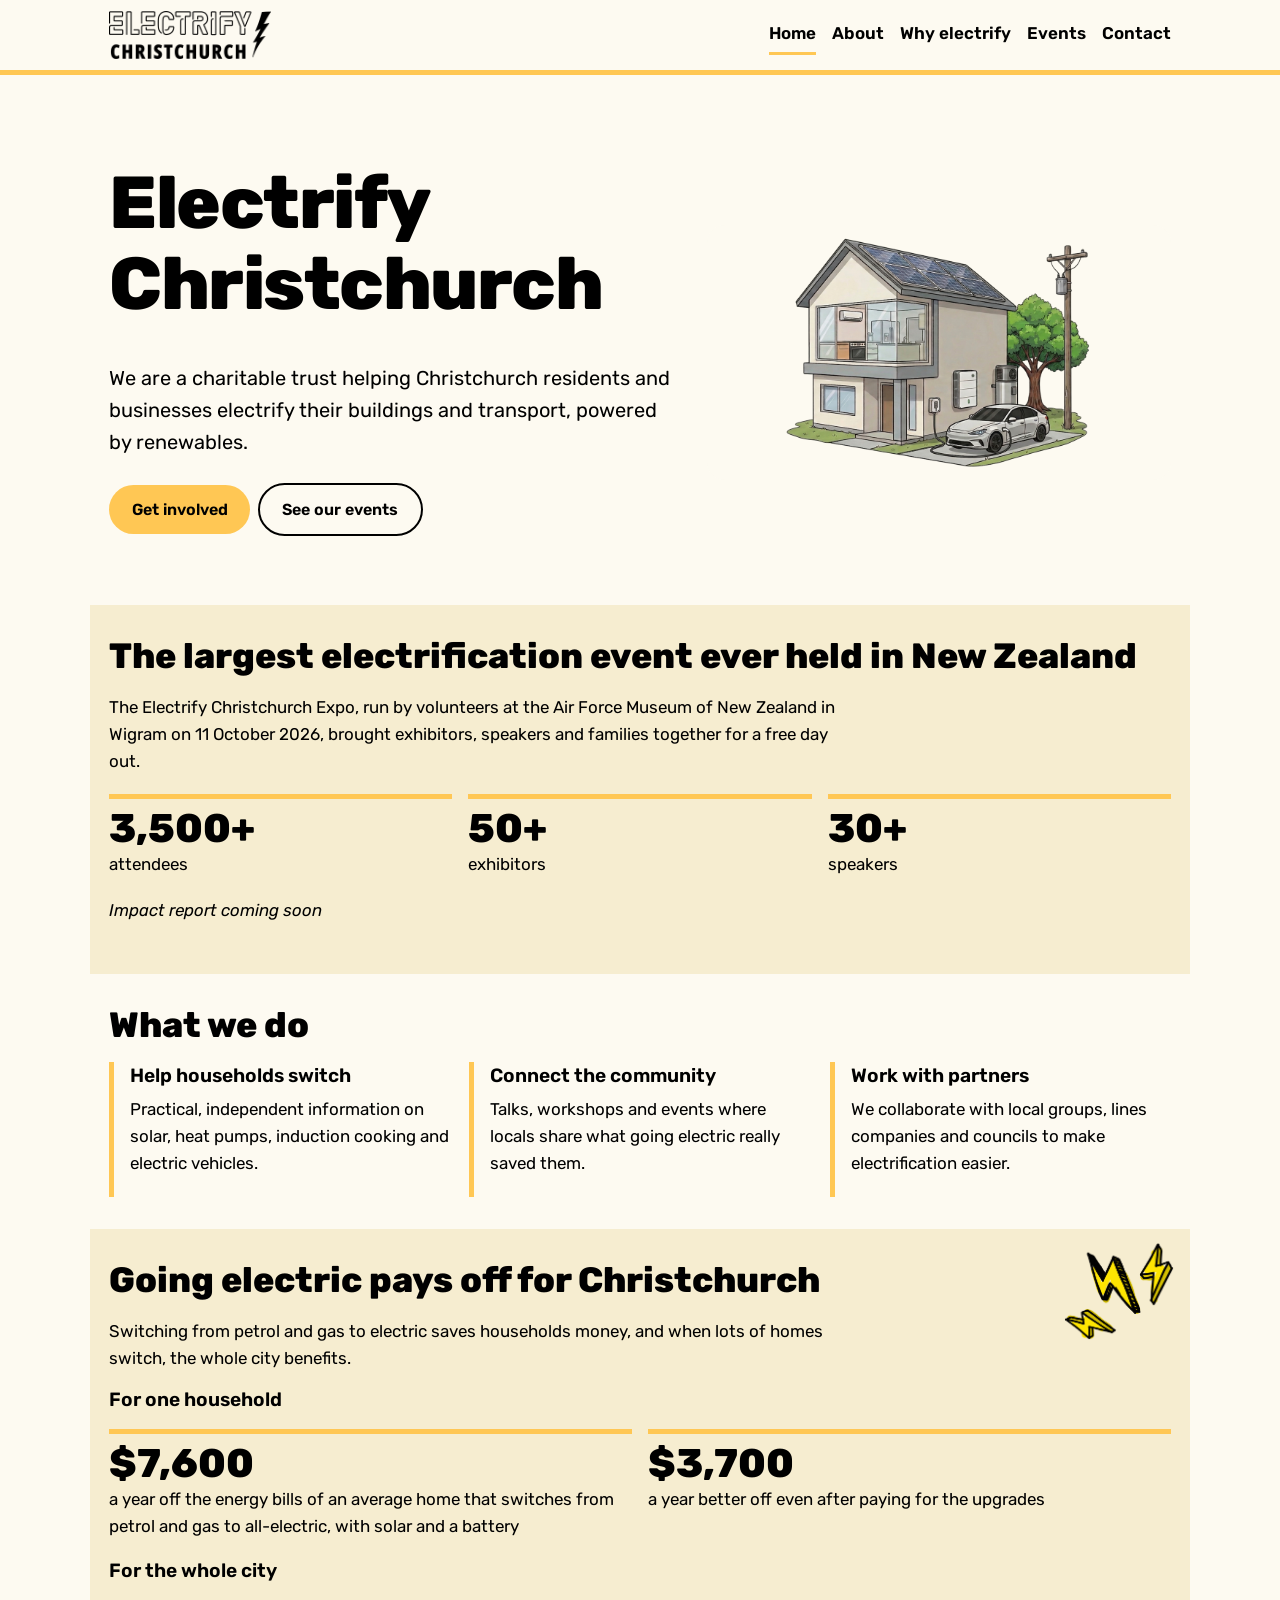
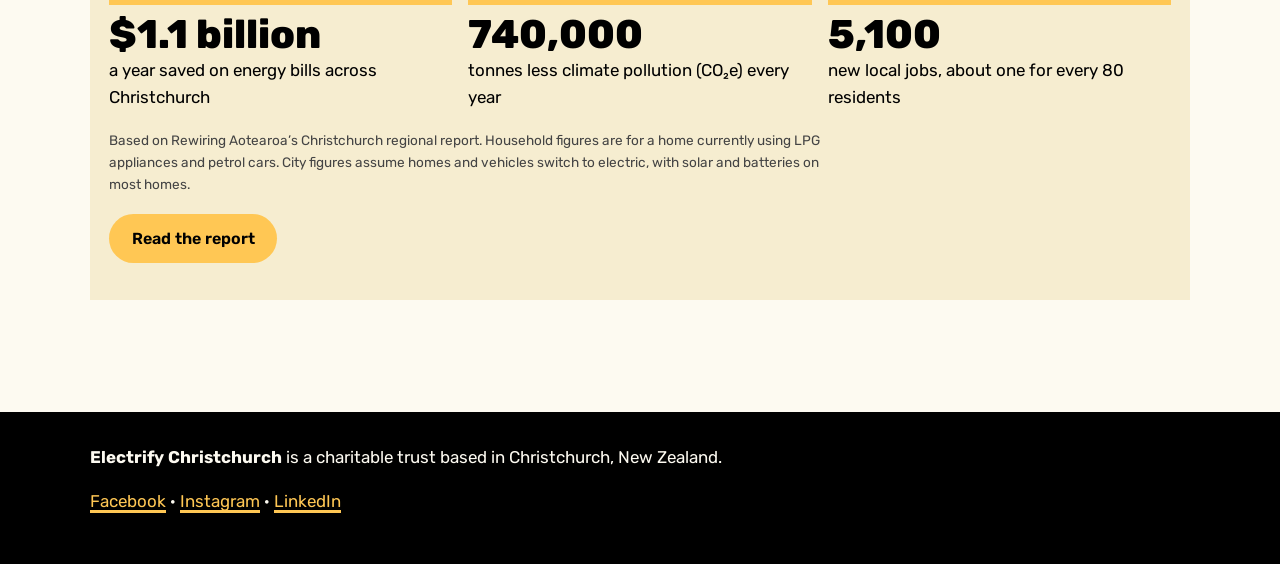
<file: index.html>
<!DOCTYPE html>
<html lang="en-NZ">
<head>
<meta charset="utf-8">
<meta name="viewport" content="width=device-width, initial-scale=1, viewport-fit=cover">
<meta name="color-scheme" content="light dark">
<title>Electrify Christchurch | Cleaner, cheaper, smarter energy for Christchurch</title>
<meta name="description" content="Electrify Christchurch is a charitable trust helping Christchurch residents and businesses electrify their buildings and transport, powered by renewables.">
<meta property="og:title" content="Electrify Christchurch | Cleaner, cheaper, smarter energy for Christchurch">
<meta property="og:description" content="Electrify Christchurch is a charitable trust helping Christchurch residents and businesses electrify their buildings and transport, powered by renewables.">
<meta property="og:image" content="https://electrifychristchurch.nz/assets/images/electric-home.png">
<meta property="og:image:width" content="1200">
<meta property="og:image:height" content="630">
<meta property="og:type" content="website">
<meta property="og:url" content="https://electrifychristchurch.nz/">
<meta property="og:locale" content="en_NZ">
<meta name="twitter:card" content="summary">
<link rel="icon" type="image/png" href="assets/images/favicon.png">
<link rel="preconnect" href="https://fonts.googleapis.com">
<link rel="preconnect" href="https://fonts.gstatic.com" crossorigin>
<link rel="stylesheet" href="https://fonts.googleapis.com/css2?family=Rubik:wght@400;500;700;800&display=swap">
<link rel="stylesheet" href="assets/css/styles.css">
</head>
<body>
<a class="skip" href="#main">Skip to content</a>
<header><div class="bar">
<a class="logo" href="index.html" aria-label="Electrify Christchurch home"><img src="assets/images/logo.png" alt="Electrify Christchurch" width="700" height="208"></a>
<nav aria-label="Main">
<a href="index.html" aria-current="page">Home</a><a href="about.html">About</a><a href="why-electrify.html">Why electrify</a><a href="events.html">Events</a><a href="contact.html">Contact</a>
</nav></div></header>
<main id="main">
<div class="page">

<div class="hero"><div>
<h1><span style="font-size: clamp(2.4rem, 7vw, 4.6rem); letter-spacing: -0.02em;">Electrify Christchurch</span></h1>
<p>We are a charitable trust helping Christchurch residents and businesses electrify their buildings and transport, powered by renewables.</p>
<a class="btn" href="contact.html">Get involved</a><a class="btn alt" href="events.html">See our events</a>
</div><img src="assets/images/electric-home.png" width="900" height="669" class="pic" alt="Illustration of an all-electric home with rooftop solar, battery, heat pump and an EV charging"></div>
<div class="band">
<h2>The largest electrification event ever held in New Zealand</h2>
<p class="">The Electrify Christchurch Expo, run by volunteers at the Air Force Museum of New Zealand in Wigram on 11 October 2026, brought exhibitors, speakers and families together for a free day out.</p>
<div class="stats"><div><b>3,500+</b><span>attendees</span></div><div><b>50+</b><span>exhibitors</span></div><div><b>30+</b><span>speakers</span></div></div><p><i style="">Impact report coming soon</i></p>
</div>
<h2>What we do</h2>
<div class="grid">
<div class="box"><h3>Help households switch</h3><p>Practical, independent information on solar, heat pumps, induction cooking and electric vehicles.</p></div>
<div class="box"><h3>Connect the community</h3><p>Talks, workshops and events where locals share what going electric really saved them.</p></div>
<div class="box"><h3>Work with partners</h3><p>We collaborate with local groups, lines companies and councils to make electrification easier.</p></div>
</div>
<div class="band fresh"><img src="assets/images/bolts.png" width="900" height="809" loading="lazy" class="deco" alt="">
<h2>Going electric pays off for Christchurch</h2>
<p>Switching from petrol and gas to electric saves households money, and when lots of homes switch, the whole city benefits.</p>
<h3>For one household</h3>
<div class="stats"><div><b>$7,600</b><span>a year off the energy bills of an average home that switches from petrol and gas to all-electric, with solar and a battery</span></div><div><b>$3,700</b><span>a year better off even after paying for the upgrades</span></div></div>
<h3>For the whole city</h3>
<div class="stats"><div><b>$1.1 billion</b><span>a year saved on energy bills across Christchurch</span></div><div><b>740,000</b><span>tonnes less climate pollution (CO₂e) every year</span></div><div><b>5,100</b><span>new local jobs, about one for every 80 residents</span></div></div>
<p class="tiny">Based on Rewiring Aotearoa’s Christchurch regional report. Household figures are for a home currently using LPG appliances and petrol cars. City figures assume homes and vehicles switch to electric, with solar and batteries on most homes.</p>
<a class="btn" href="files/electrifying-christchurch-city.pdf">Read the report</a>
</div>

</div>
</main>
<footer><div class="in">

<p><strong>Electrify Christchurch</strong> is a charitable trust based in Christchurch, New Zealand.</p>
<p><a href="https://www.facebook.com/electrifychristchurch/">Facebook</a> · <a href="https://www.instagram.com/electrifychristchurch/">Instagram</a> · <a href="https://www.linkedin.com/company/electrifychristchurch">LinkedIn</a></p>

</div></footer>
</body>
</html>
</file>
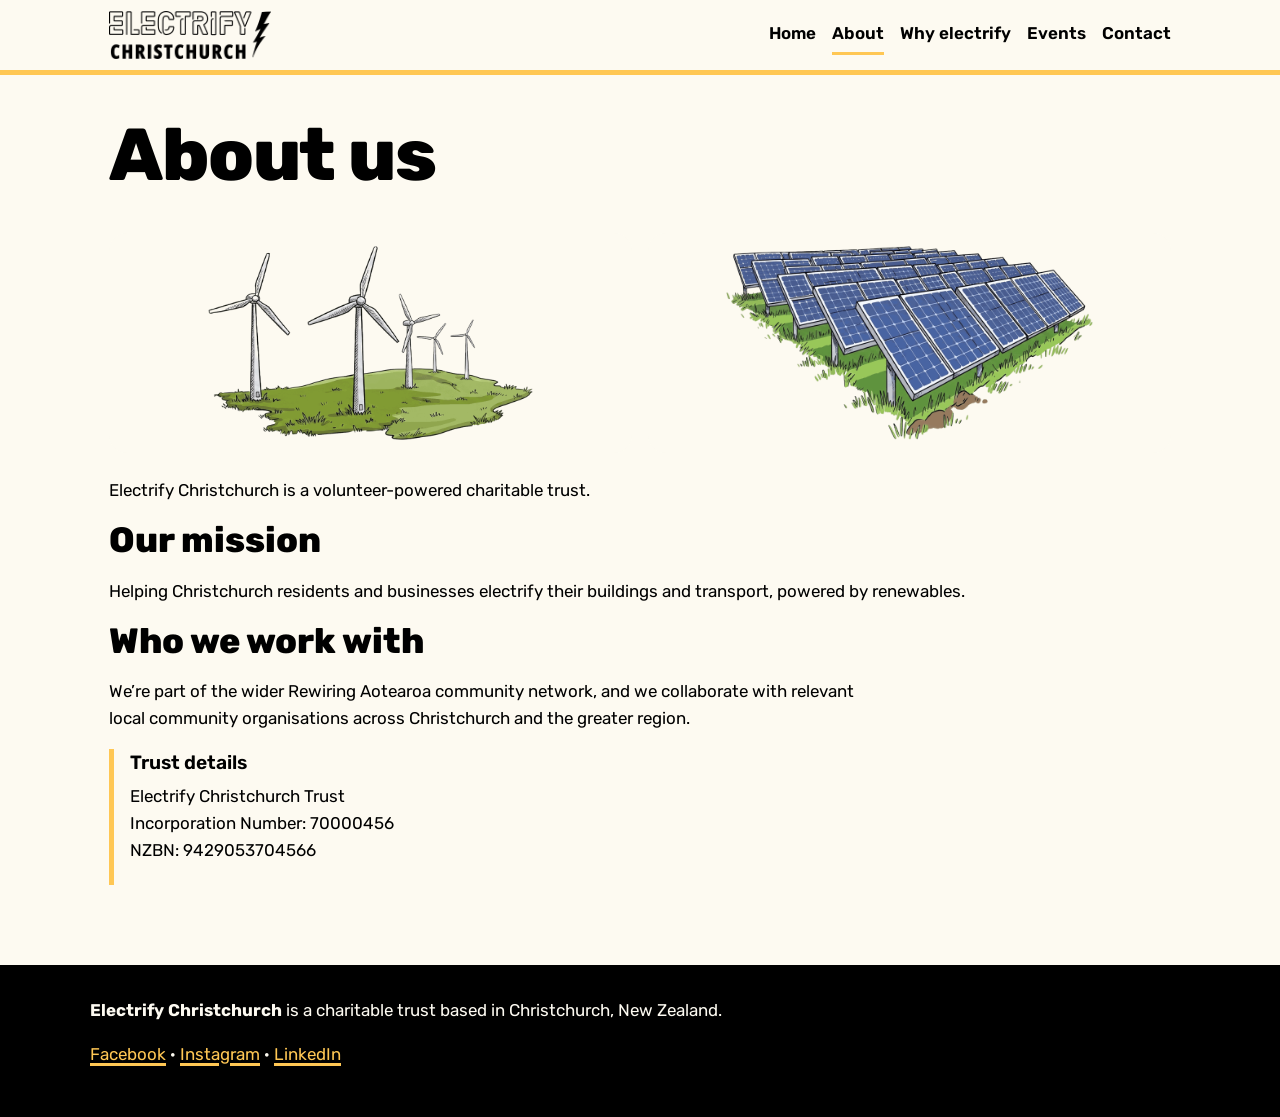
<file: about.html>
<!DOCTYPE html>
<html lang="en-NZ">
<head>
<meta charset="utf-8">
<meta name="viewport" content="width=device-width, initial-scale=1, viewport-fit=cover">
<meta name="color-scheme" content="light dark">
<title>About us | Electrify Christchurch</title>
<meta name="description" content="About Electrify Christchurch, a volunteer-powered charitable trust helping Christchurch households and businesses switch to electric.">
<meta property="og:title" content="About us | Electrify Christchurch">
<meta property="og:description" content="About Electrify Christchurch, a volunteer-powered charitable trust helping Christchurch households and businesses switch to electric.">
<meta property="og:type" content="website">
<meta property="og:locale" content="en_NZ">
<meta name="twitter:card" content="summary">
<link rel="icon" type="image/png" href="assets/images/favicon.png">
<link rel="preconnect" href="https://fonts.googleapis.com">
<link rel="preconnect" href="https://fonts.gstatic.com" crossorigin>
<link rel="stylesheet" href="https://fonts.googleapis.com/css2?family=Rubik:wght@400;500;700;800&display=swap">
<link rel="stylesheet" href="assets/css/styles.css">
</head>
<body>
<a class="skip" href="#main">Skip to content</a>
<header><div class="bar">
<a class="logo" href="index.html" aria-label="Electrify Christchurch home"><img src="assets/images/logo.png" alt="Electrify Christchurch" width="700" height="208"></a>
<nav aria-label="Main">
<a href="index.html">Home</a><a href="about.html" aria-current="page">About</a><a href="why-electrify.html">Why electrify</a><a href="events.html">Events</a><a href="contact.html">Contact</a>
</nav></div></header>
<main id="main">
<div class="page">

<h1>About us</h1>
<div class="pair"><img src="assets/images/wind-farm.png" width="900" height="538" loading="lazy" class="pic" alt="Illustration of wind turbines on a green hill"><img src="assets/images/solar-farm.png" width="900" height="476" loading="lazy" class="pic" alt="Illustration of a solar farm"></div>
<p>Electrify Christchurch is a volunteer-powered charitable trust.</p>
<h2>Our mission</h2>
<p></p><div>Helping Christchurch residents and businesses electrify their buildings and transport, powered by renewables.</div><p class=""></p><h2>Who we work with</h2><p>We’re part of the wider Rewiring Aotearoa community network, and we collaborate with relevant local community organisations across Christchurch and the greater region.</p><p></p>



<div class="grid">



</div>
<div class="box" style="max-width:820px"><h3>Trust details</h3><p>Electrify Christchurch Trust<br>Incorporation Number: 70000456<br>NZBN: 9429053704566</p></div>

</div>
</main>
<footer><div class="in">

<p><strong>Electrify Christchurch</strong> is a charitable trust based in Christchurch, New Zealand.</p>
<p><a href="https://www.facebook.com/electrifychristchurch/">Facebook</a> · <a href="https://www.instagram.com/electrifychristchurch/">Instagram</a> · <a href="https://www.linkedin.com/company/electrifychristchurch">LinkedIn</a></p>

</div></footer>
</body>
</html>
</file>
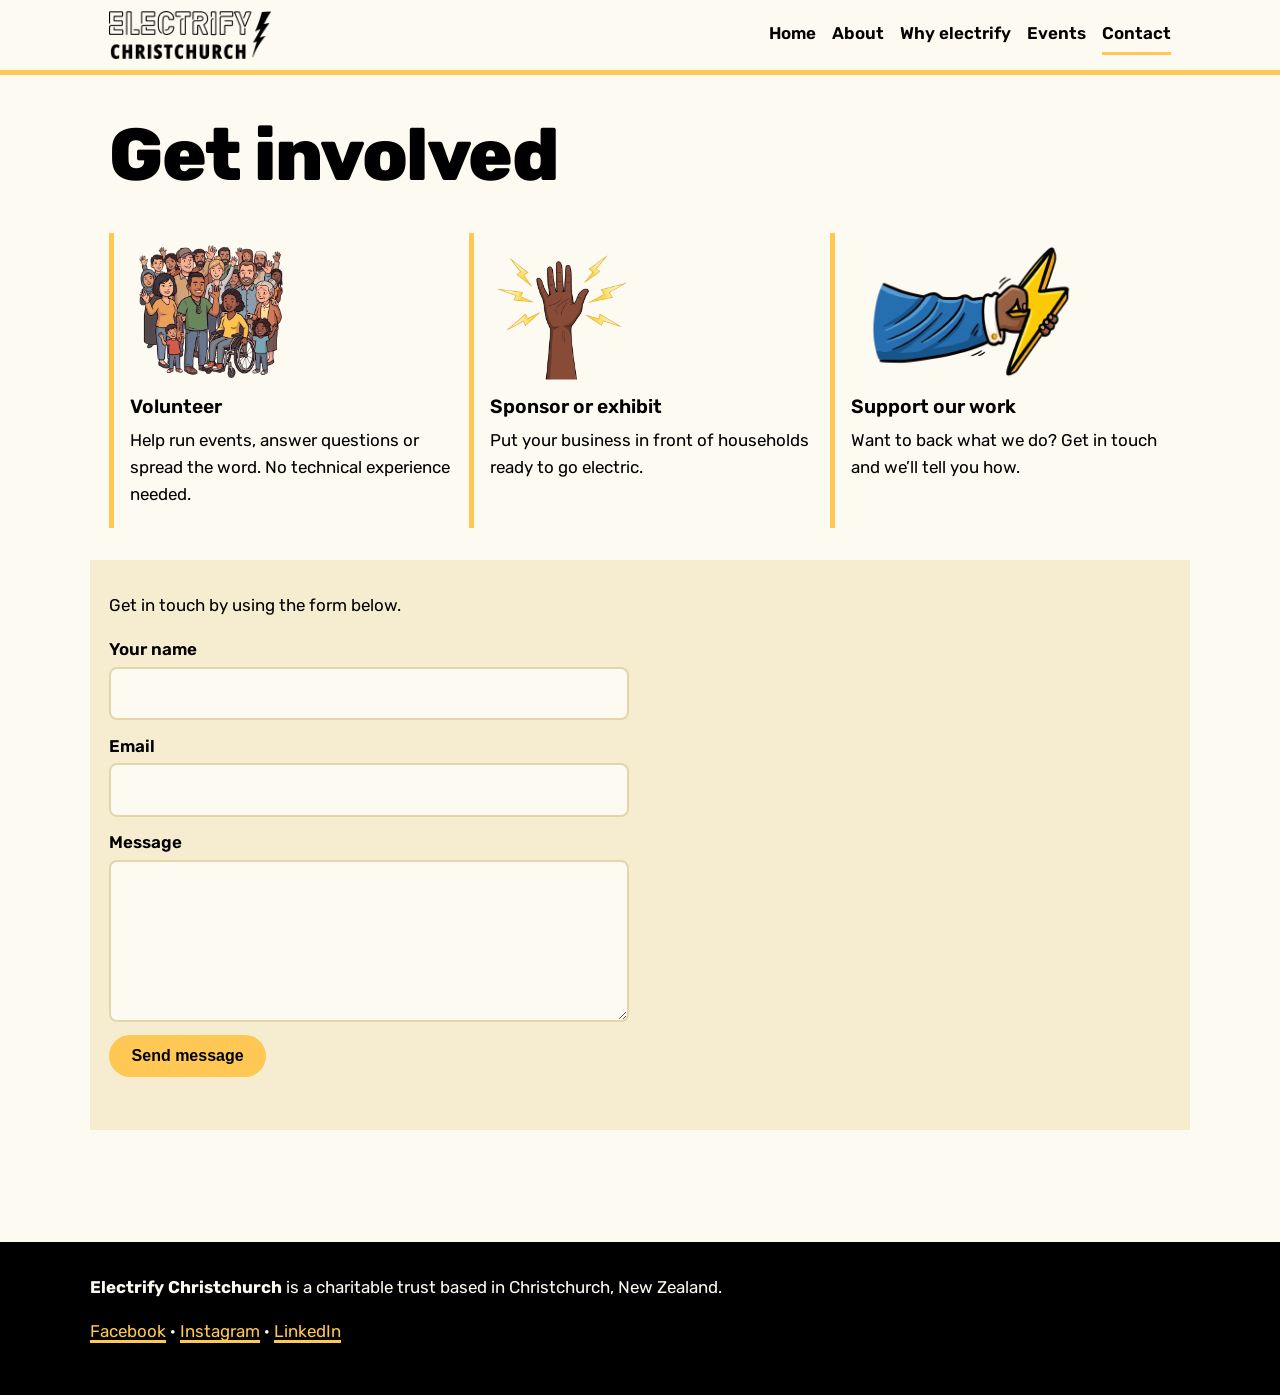
<file: contact.html>
<!DOCTYPE html>
<html lang="en-NZ">
<head>
<meta charset="utf-8">
<meta name="viewport" content="width=device-width, initial-scale=1, viewport-fit=cover">
<meta name="color-scheme" content="light dark">
<title>Contact | Electrify Christchurch</title>
<meta name="description" content="Get in touch with Electrify Christchurch about questions, media enquiries, volunteering or sponsorship.">
<meta property="og:title" content="Contact | Electrify Christchurch">
<meta property="og:description" content="Get in touch with Electrify Christchurch about questions, media enquiries, volunteering or sponsorship.">
<meta property="og:type" content="website">
<meta property="og:locale" content="en_NZ">
<meta name="twitter:card" content="summary">
<link rel="icon" type="image/png" href="assets/images/favicon.png">
<link rel="preconnect" href="https://fonts.googleapis.com">
<link rel="preconnect" href="https://fonts.gstatic.com" crossorigin>
<link rel="stylesheet" href="https://fonts.googleapis.com/css2?family=Rubik:wght@400;500;700;800&display=swap">
<link rel="stylesheet" href="assets/css/styles.css">
</head>
<body>
<a class="skip" href="#main">Skip to content</a>
<header><div class="bar">
<a class="logo" href="index.html" aria-label="Electrify Christchurch home"><img src="assets/images/logo.png" alt="Electrify Christchurch" width="700" height="208"></a>
<nav aria-label="Main">
<a href="index.html">Home</a><a href="about.html">About</a><a href="why-electrify.html">Why electrify</a><a href="events.html">Events</a><a href="contact.html" aria-current="page">Contact</a>
</nav></div></header>
<main id="main">
<div class="page">

<h1>Get involved</h1>
<div class="grid">
<div class="box"><img src="assets/images/community.png" width="900" height="843" loading="lazy" class="pic hand" alt="Illustration of a diverse group of local people waving"><h3>Volunteer</h3><p>Help run events, answer questions or spread the word. No technical experience needed.</p></div>
<div class="box"><img src="assets/images/hand-up.png" width="861" height="900" loading="lazy" class="pic hand" alt="Illustration of a raised hand surrounded by lightning bolts"><h3>Sponsor or exhibit</h3><p>Put your business in front of households ready to go electric.</p></div>
<div class="box"><img src="assets/images/hand-with-bolt.png" width="900" height="568" loading="lazy" class="pic hand" alt="Illustration of a hand holding a lightning bolt"><h3>Support our work</h3><p>Want to back what we do? Get in touch and we’ll tell you how.</p></div>
</div>
<div class="band"><p>Get in touch by using the form below.</p>
<form action="https://formspree.io/f/myeeezoq" method="POST">
<label for="n">Your name</label><input id="n" name="name" autocomplete="name" required>
<label for="e">Email</label><input id="e" name="email" type="email" autocomplete="email" required>
<label for="m">Message</label><textarea id="m" name="message" rows="5" required></textarea>
<input type="text" name="_gotcha" tabindex="-1" autocomplete="off" style="display:none" aria-hidden="true">
<p><button class="btn" type="submit">Send message</button></p>
</form>
</div>

</div>
</main>
<footer><div class="in">

<p><strong>Electrify Christchurch</strong> is a charitable trust based in Christchurch, New Zealand.</p>
<p><a href="https://www.facebook.com/electrifychristchurch/">Facebook</a> · <a href="https://www.instagram.com/electrifychristchurch/">Instagram</a> · <a href="https://www.linkedin.com/company/electrifychristchurch">LinkedIn</a></p>

</div></footer>
</body>
</html>
</file>
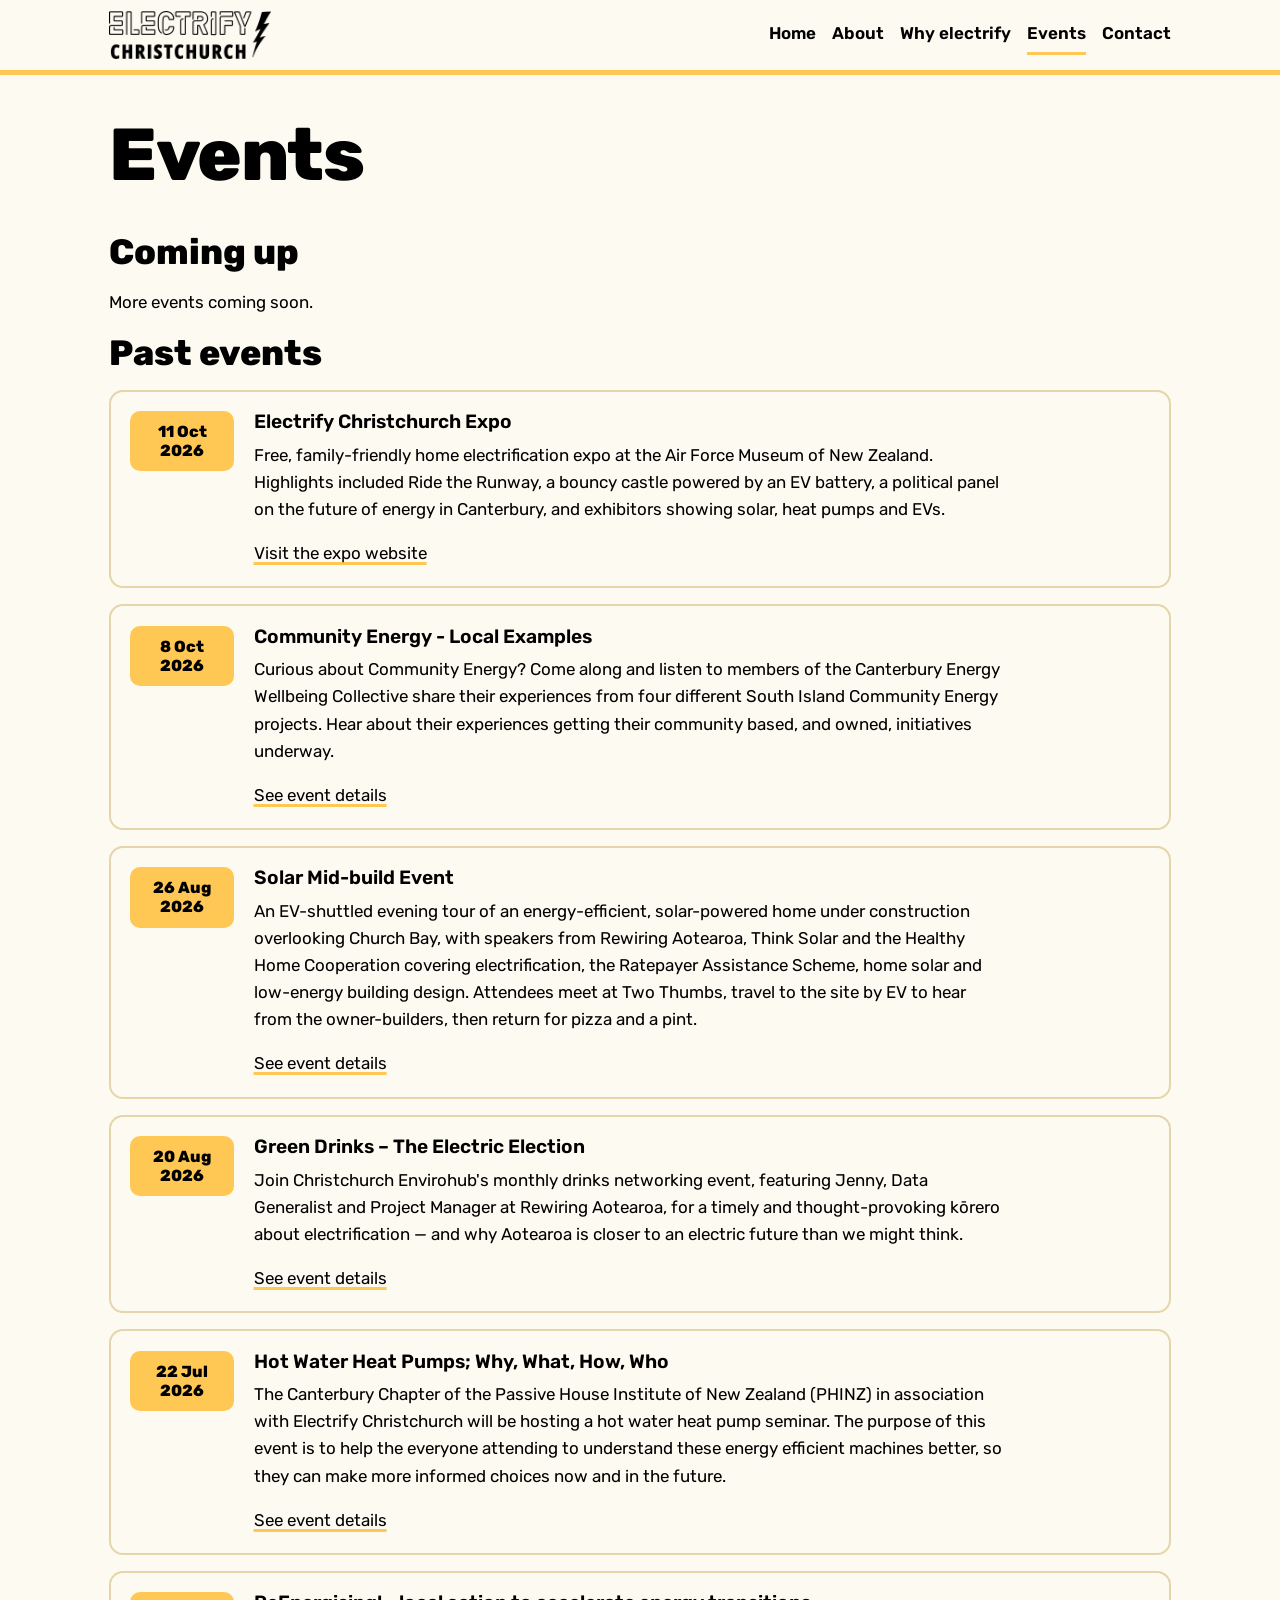
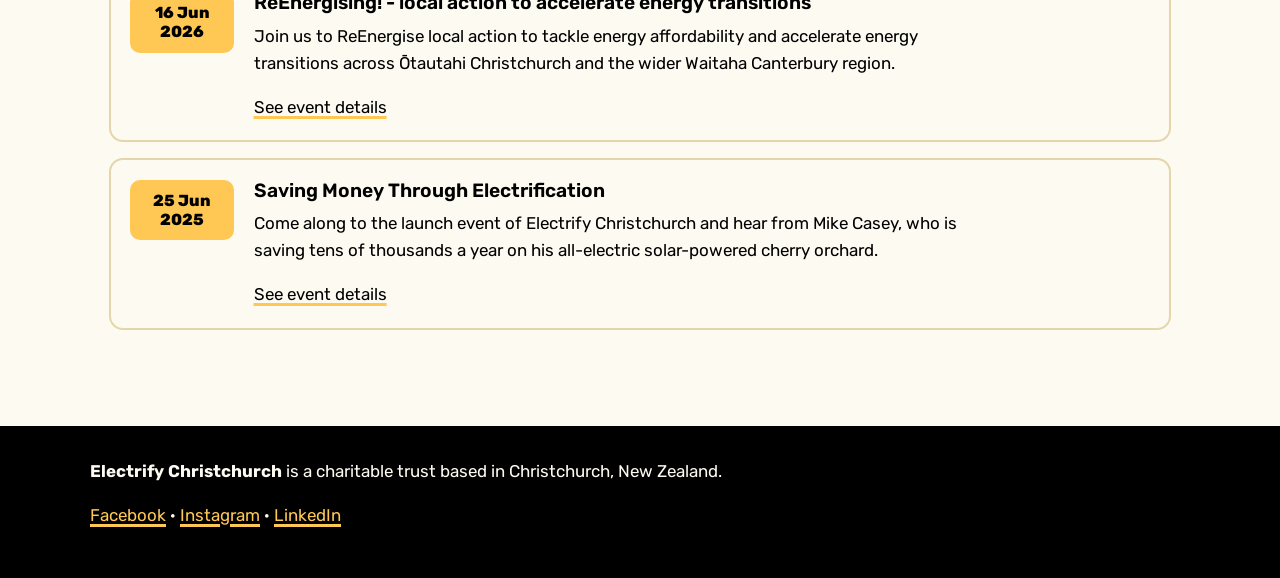
<file: events.html>
<!DOCTYPE html>
<html lang="en-NZ">
<head>
<meta charset="utf-8">
<meta name="viewport" content="width=device-width, initial-scale=1, viewport-fit=cover">
<meta name="color-scheme" content="light dark">
<title>Events | Electrify Christchurch</title>
<meta name="description" content="Talks, workshops and expos helping Christchurch households and businesses go electric.">
<meta property="og:title" content="Events | Electrify Christchurch">
<meta property="og:description" content="Talks, workshops and expos helping Christchurch households and businesses go electric.">
<meta property="og:type" content="website">
<meta property="og:locale" content="en_NZ">
<meta name="twitter:card" content="summary">
<link rel="icon" type="image/png" href="assets/images/favicon.png">
<link rel="preconnect" href="https://fonts.googleapis.com">
<link rel="preconnect" href="https://fonts.gstatic.com" crossorigin>
<link rel="stylesheet" href="https://fonts.googleapis.com/css2?family=Rubik:wght@400;500;700;800&display=swap">
<link rel="stylesheet" href="assets/css/styles.css">
</head>
<body>
<a class="skip" href="#main">Skip to content</a>
<header><div class="bar">
<a class="logo" href="index.html" aria-label="Electrify Christchurch home"><img src="assets/images/logo.png" alt="Electrify Christchurch" width="700" height="208"></a>
<nav aria-label="Main">
<a href="index.html">Home</a><a href="about.html">About</a><a href="why-electrify.html">Why electrify</a><a href="events.html" aria-current="page">Events</a><a href="contact.html">Contact</a>
</nav></div></header>
<main id="main">
<div class="page">

<h1>Events</h1>
<h2>Coming up</h2>
<p>More events coming soon.</p>
<h2>Past events</h2>
<div class="event"><div class="date">11 Oct<br>2026</div><div><h3>Electrify Christchurch Expo</h3><p>Free, family-friendly home electrification expo at the Air Force Museum of New Zealand. Highlights included Ride the Runway, a bouncy castle powered by an EV battery, a political panel on the future of energy in Canterbury, and exhibitors showing solar, heat pumps and EVs.</p><a href="https://www.electrifychristchurchexpo.nz/">Visit the expo website</a></div></div>
<div class="fresh">
<div class="event"><div class="date">8 Oct<br>2026</div><div><h3>Community Energy - Local Examples</h3><p>Curious about Community Energy? Come along and listen to members of the Canterbury Energy Wellbeing Collective share their experiences from four different South Island Community Energy projects. Hear about their experiences getting their community based, and owned, initiatives underway.</p><a href="https://christchurch.bibliocommons.com/v2/events/69f7a89c2156372efe74e648">See event details</a></div></div>
<div class="event"><div class="date">26 Aug<br>2026</div><div><h3>Solar Mid-build Event</h3><p>An EV-shuttled evening tour of an energy-efficient, solar-powered home under construction overlooking Church Bay, with speakers from Rewiring Aotearoa, Think Solar and the Healthy Home Cooperation covering electrification, the Ratepayer Assistance Scheme, home solar and low-energy building design. Attendees meet at Two Thumbs, travel to the site by EV to hear from the owner-builders, then return for pizza and a pint.</p><a href="https://www.eventbrite.co.nz/e/phinz-local-chapter-solar-mid-build-event-tickets-1994398427384">See event details</a></div></div>
<div class="event"><div class="date">20 Aug<br>2026</div><div><h3>Green Drinks – The Electric Election</h3><p>Join Christchurch Envirohub's monthly drinks networking event, featuring Jenny, Data Generalist and Project Manager at Rewiring Aotearoa, for a timely and thought-provoking kōrero about electrification — and why Aotearoa is closer to an electric future than we might think.</p><a href="https://events.humanitix.com/green-drinks-the-electric-election">See event details</a></div></div>
<div class="event"><div class="date">22 Jul<br>2026</div><div><h3>Hot Water Heat Pumps; Why, What, How, Who</h3><p>The Canterbury Chapter of the Passive House Institute of New Zealand (PHINZ) in association with Electrify Christchurch will be hosting a hot water heat pump seminar.&nbsp;</span>The purpose of this event is to help the everyone attending to understand these energy efficient machines better, so they can make more informed choices now and in the future.</p><a href="https://www.eventbrite.co.nz/e/hot-water-heat-pumps-why-what-how-who-tickets-1992704851854">See event details</a></div></div>
<div class="event"><div class="date">16 Jun<br>2026</div><div><h3>ReEnergising! - local action to accelerate energy transitions</h3><p>Join us to ReEnergise local action to tackle energy affordability and accelerate energy transitions across Ōtautahi Christchurch and the wider Waitaha Canterbury region.</p><a href="https://www.eventbrite.co.nz/e/reenergising-local-action-to-accelerate-energy-transitions-tickets-1990142111629">See event details</a></div></div>
<div class="event"><div class="date">25 Jun<br>2025</div><div><h3><div><span style="font-size: 19.2px;">Saving Money Through Electrification</span></div></h3><p>Come along to the launch event of Electrify Christchurch and hear from Mike Casey, who is saving tens of thousands a year on his all-electric solar-powered cherry orchard.</p><a href="https://events.humanitix.com/electrify-christchurch-new-brighton-1">See event details</a></div></div>
</div>


</div>
</main>
<footer><div class="in">

<p><strong>Electrify Christchurch</strong> is a charitable trust based in Christchurch, New Zealand.</p>
<p><a href="https://www.facebook.com/electrifychristchurch/">Facebook</a> · <a href="https://www.instagram.com/electrifychristchurch/">Instagram</a> · <a href="https://www.linkedin.com/company/electrifychristchurch">LinkedIn</a></p>

</div></footer>
</body>
</html>
</file>
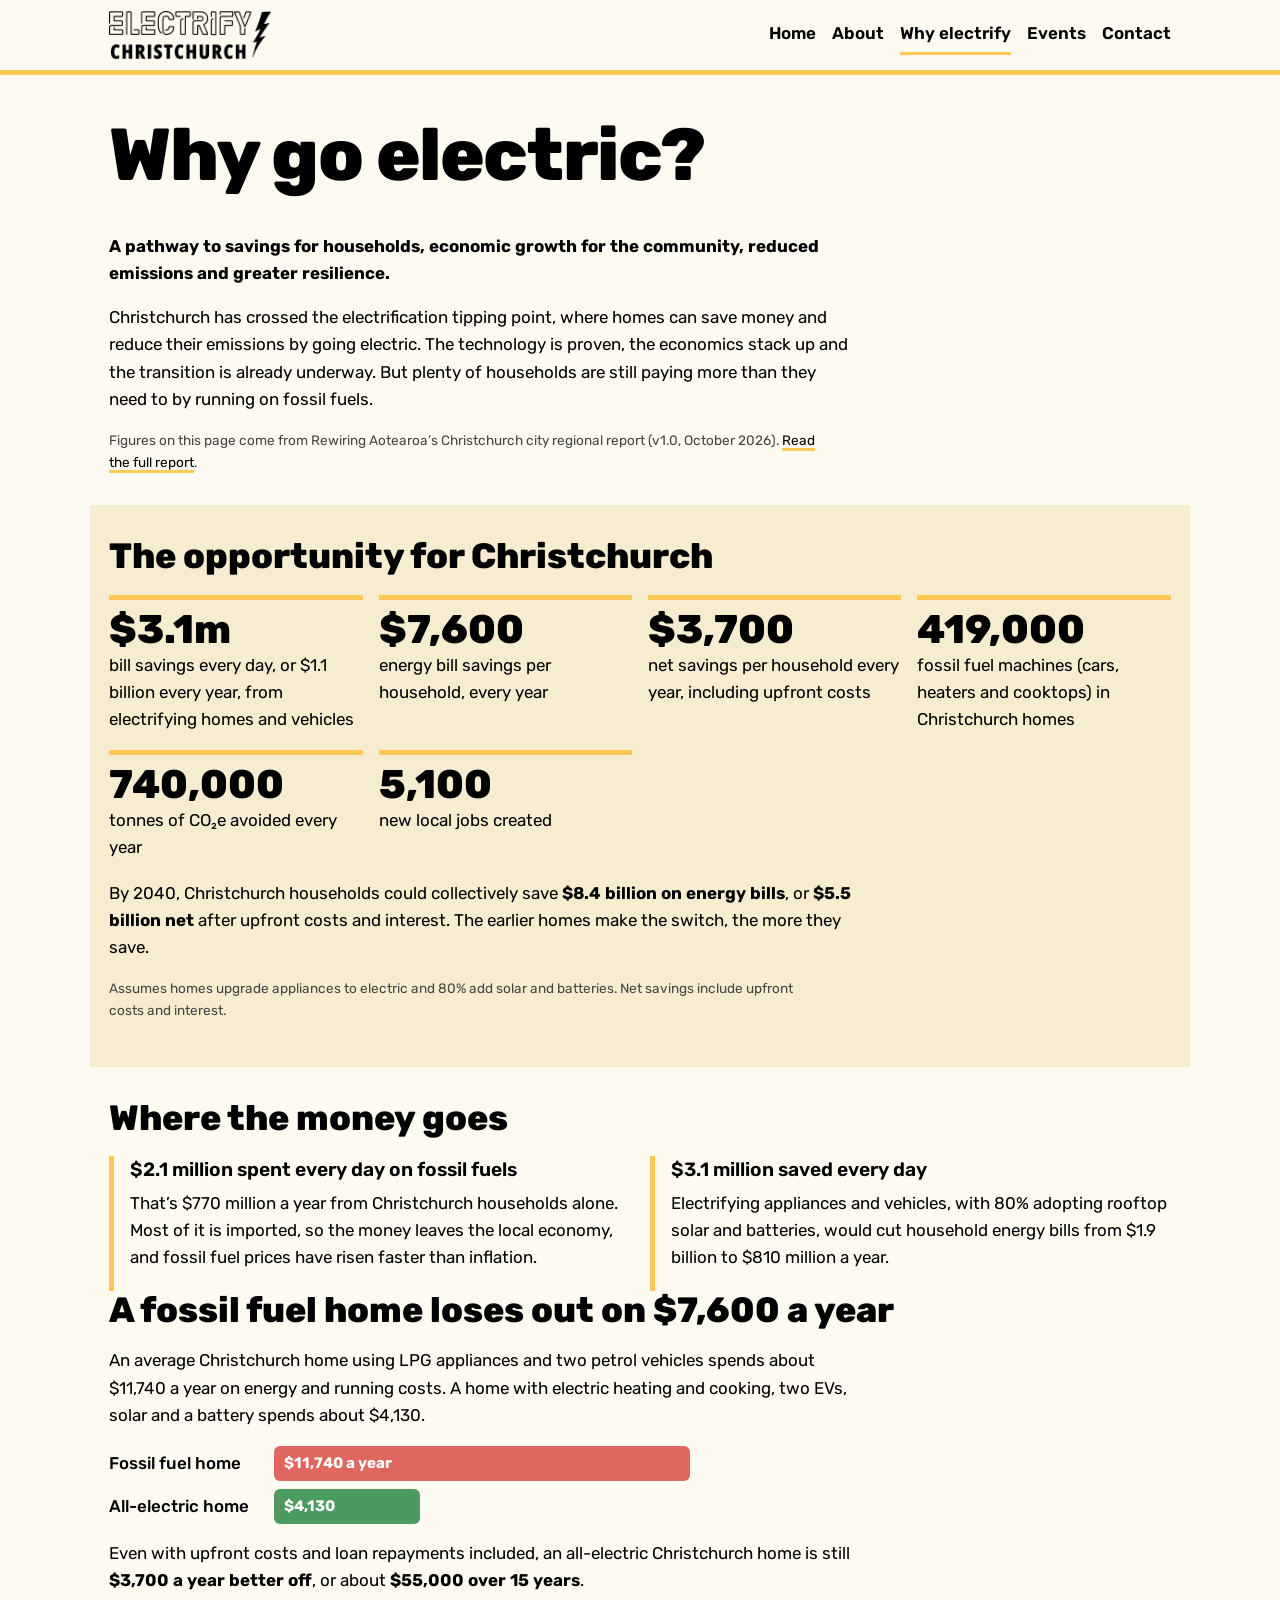
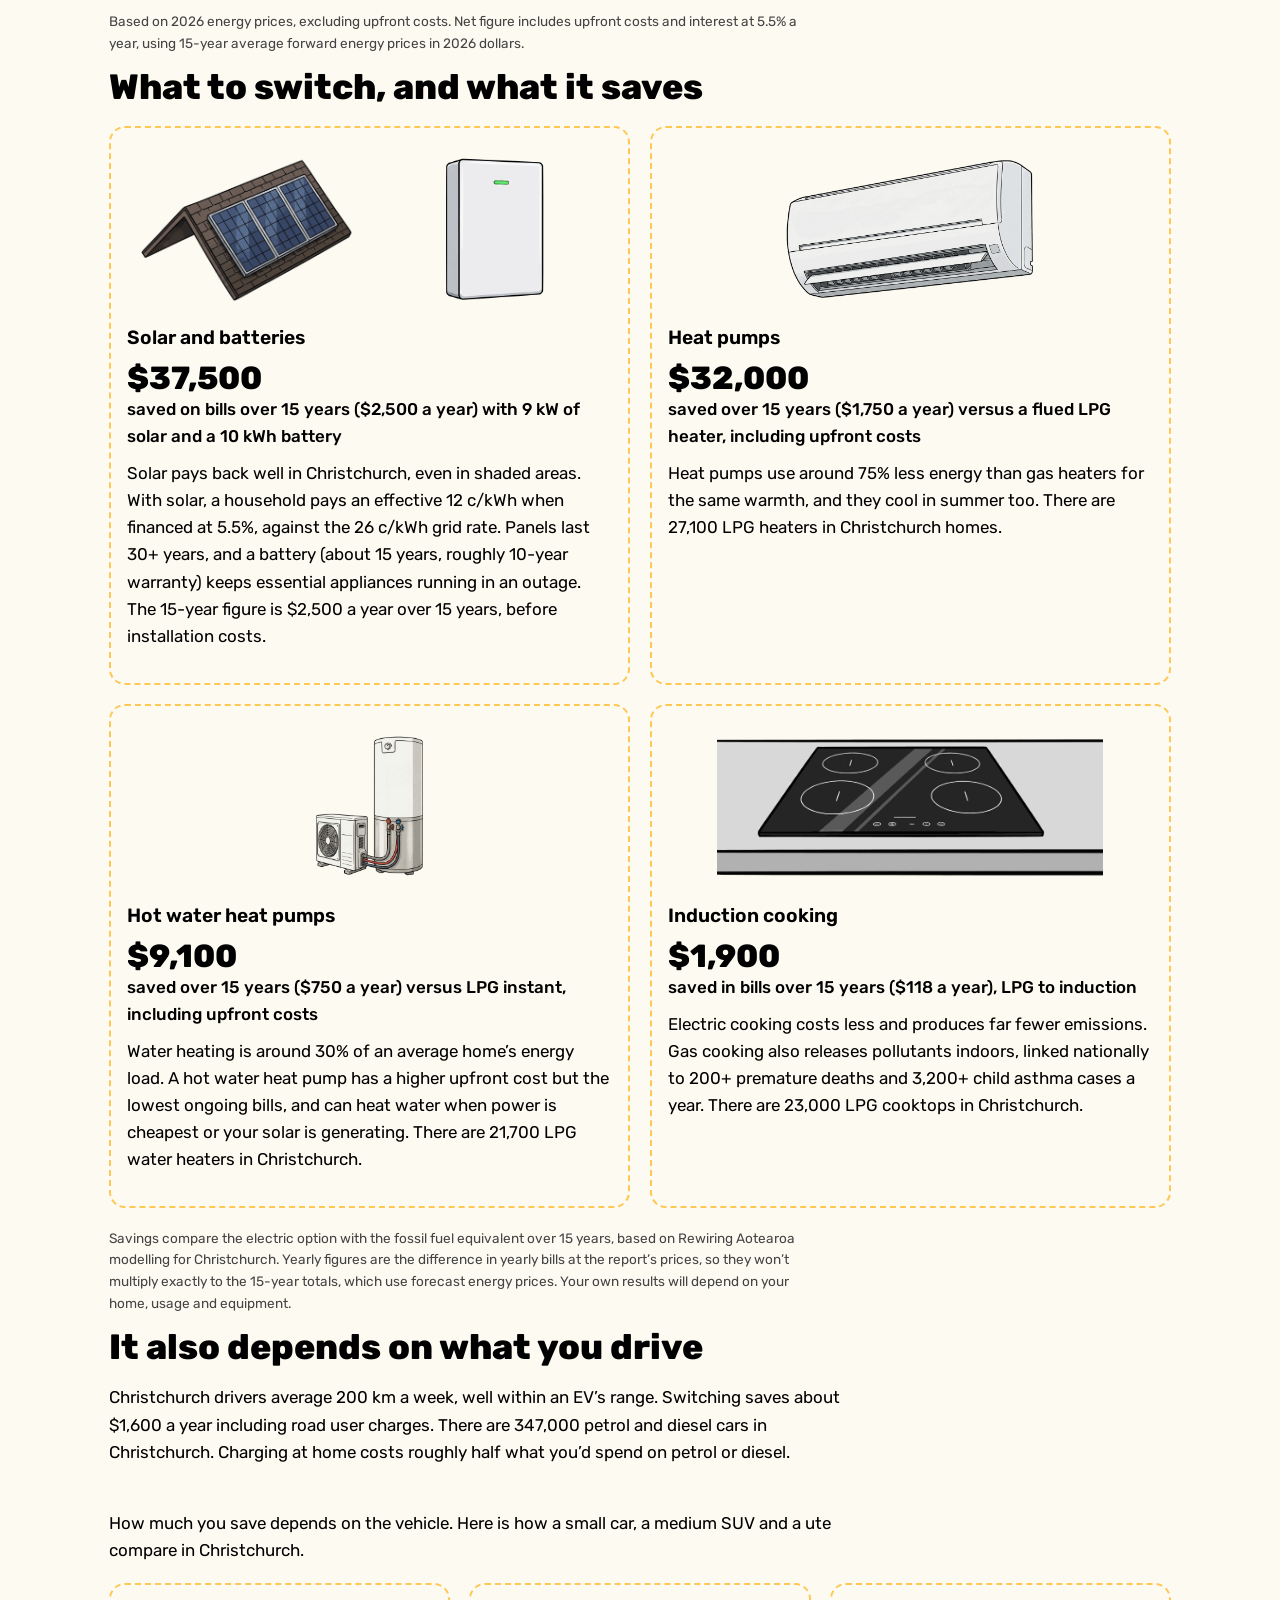
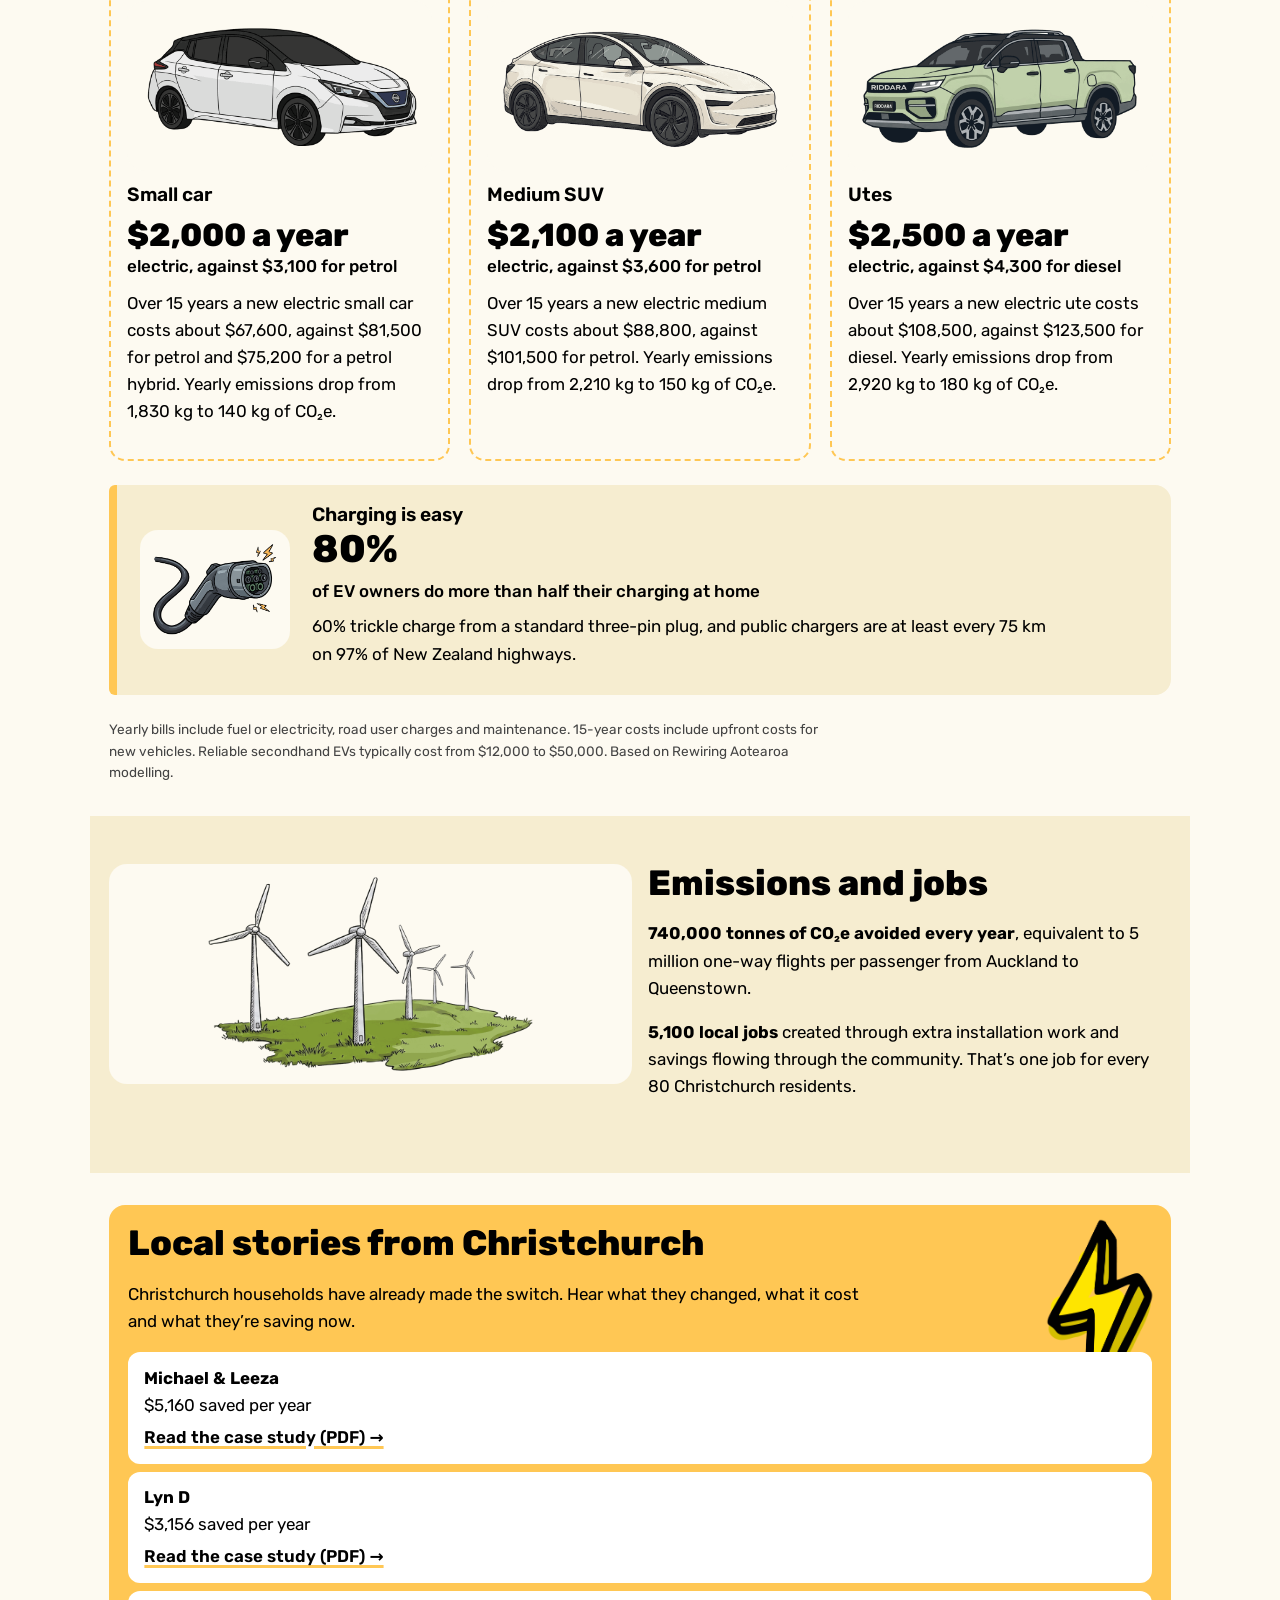
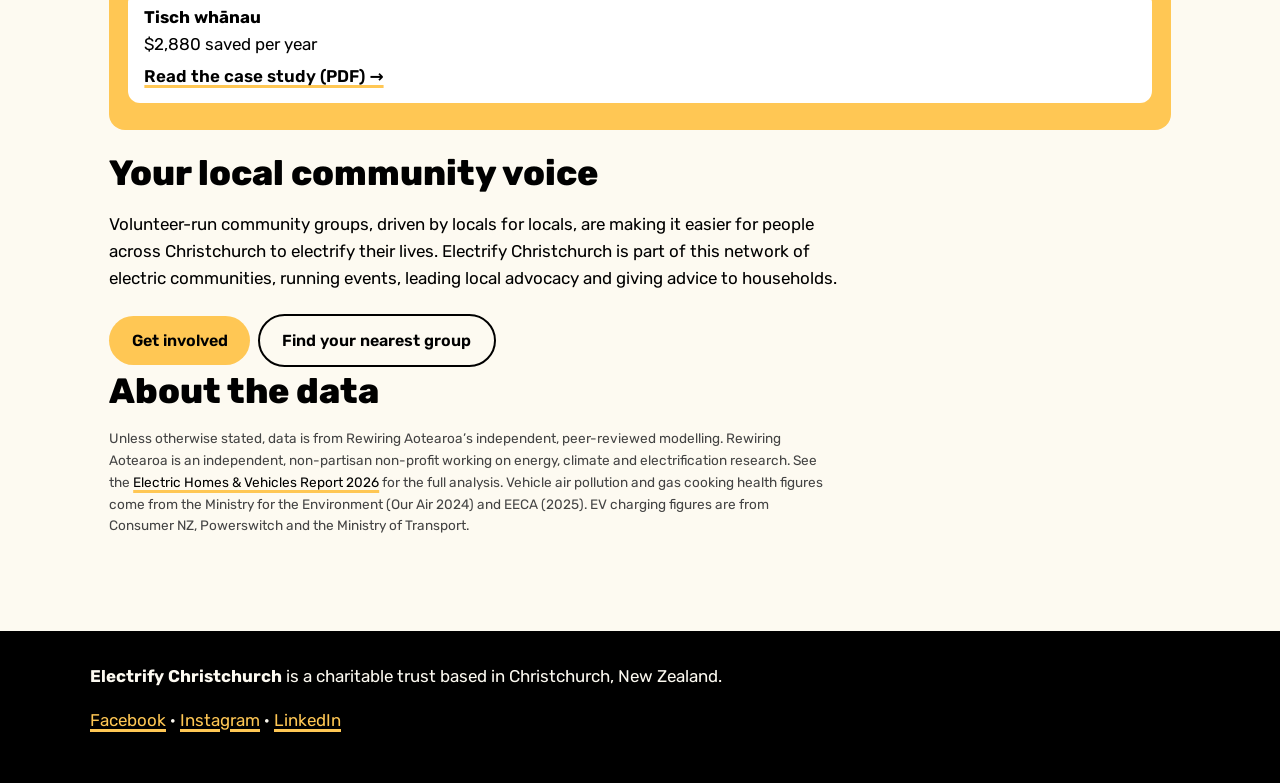
<file: why-electrify.html>
<!DOCTYPE html>
<html lang="en-NZ">
<head>
<meta charset="utf-8">
<meta name="viewport" content="width=device-width, initial-scale=1, viewport-fit=cover">
<meta name="color-scheme" content="light dark">
<title>Why go electric? | Electrify Christchurch</title>
<meta name="description" content="How much Christchurch homes can save, and how much pollution they can avoid, by switching to solar, batteries, heat pumps, induction cooking and EVs. Figures from Rewiring Aotearoa.">
<meta property="og:title" content="Why go electric? | Electrify Christchurch">
<meta property="og:description" content="How much Christchurch homes can save, and how much pollution they can avoid, by switching to solar, batteries, heat pumps, induction cooking and EVs. Figures from Rewiring Aotearoa.">
<meta property="og:type" content="website">
<meta property="og:locale" content="en_NZ">
<meta name="twitter:card" content="summary">
<link rel="icon" type="image/png" href="assets/images/favicon.png">
<link rel="preconnect" href="https://fonts.googleapis.com">
<link rel="preconnect" href="https://fonts.gstatic.com" crossorigin>
<link rel="stylesheet" href="https://fonts.googleapis.com/css2?family=Rubik:wght@400;500;700;800&display=swap">
<link rel="stylesheet" href="assets/css/styles.css">
</head>
<body>
<a class="skip" href="#main">Skip to content</a>
<header><div class="bar">
<a class="logo" href="index.html" aria-label="Electrify Christchurch home"><img src="assets/images/logo.png" alt="Electrify Christchurch" width="700" height="208"></a>
<nav aria-label="Main">
<a href="index.html">Home</a><a href="about.html">About</a><a href="why-electrify.html" aria-current="page">Why electrify</a><a href="events.html">Events</a><a href="contact.html">Contact</a>
</nav></div></header>
<main id="main">
<div class="page">

<h1>Why go electric?</h1>
<p><strong>A pathway to savings for households, economic growth for the community, reduced emissions and greater resilience.</strong></p>
<p>Christchurch has crossed the electrification tipping point, where homes can save money and reduce their emissions by going electric. The technology is proven, the economics stack up and the transition is already underway. But plenty of households are still paying more than they need to by running on fossil fuels.</p>
<p class="tiny">Figures on this page come from Rewiring Aotearoa’s Christchurch city regional report (v1.0, October 2026). <a href="files/electrifying-christchurch-city.pdf">Read the full report</a>.</p>

<div class="band">
<h2>The opportunity for Christchurch</h2>
<div class="stats">
<div><b>$3.1m</b><span class="">bill savings every day, or $1.1 billion every year, from electrifying homes and vehicles</span></div>
<div class=""><b>$7,600</b><span>energy bill savings per household, every year</span></div>
<div><b>$3,700</b><span>net savings per household every year, including upfront costs</span></div>
<div><b>419,000</b><span>fossil fuel machines (cars, heaters and cooktops) in Christchurch homes</span></div>
<div><b>740,000</b><span>tonnes of CO₂e avoided every year</span></div>
<div><b>5,100</b><span>new local jobs created</span></div>
</div>
<p>By 2040, Christchurch households could collectively save <strong>$8.4 billion on energy bills</strong>, or <strong>$5.5 billion net</strong> after upfront costs and interest. The earlier homes make the switch, the more they save.</p>
<p class="tiny">Assumes homes upgrade appliances to electric and 80% add solar and batteries. Net savings include upfront costs and interest.</p>
</div>

<h2>Where the money goes</h2>
<div class="grid">
<div class="box"><h3>$2.1 million spent every day on fossil fuels</h3><p>That’s $770 million a year from Christchurch households alone. Most of it is imported, so the money leaves the local economy, and fossil fuel prices have risen faster than inflation.</p></div>
<div class="box"><h3>$3.1 million saved every day</h3><p>Electrifying appliances and vehicles, with 80% adopting rooftop solar and batteries, would cut household energy bills from $1.9 billion to $810 million a year.</p></div>
</div>

<h2>A fossil fuel home loses out on $7,600 a year</h2>
<p>An average Christchurch home using LPG appliances and two petrol vehicles spends about $11,740 a year on energy and running costs. A home with electric heating and cooking, two EVs, solar and a battery spends about $4,130.</p>
<div class="bars">
<div class="bar2"><span>Fossil fuel home</span><i style="width:calc(100% - 10.3rem);max-width:26rem">$11,740 a year</i></div>
<div class="bar2"><span>All-electric home</span><i class="g" style="width:calc((100% - 10.3rem)*.352);max-width:9.15rem;min-width:5rem">$4,130</i></div>
</div>
<p>Even with upfront costs and loan repayments included, an all-electric Christchurch home is still <strong>$3,700 a year better off</strong>, or about <strong>$55,000 over 15 years</strong>.</p>
<p class="tiny">Based on 2026 energy prices, excluding upfront costs. Net figure includes upfront costs and interest at 5.5% a year, using 15-year average forward energy prices in 2026 dollars.</p>

<h2>What to switch, and what it saves</h2>
<div class="cards two">
<div class="card" id="j-solar"><div class="duo"><img src="assets/images/rooftop-solar.png" width="900" height="613" loading="lazy" class="pic" alt="Rooftop solar panels"><img src="assets/images/home-battery.png" width="628" height="844" loading="lazy" class="pic" alt="Illustration of a home battery"></div><h3>Solar and batteries</h3><p class="big">$37,500</p><p class="sub">saved on bills over 15 years ($2,500 a year) with 9 kW of solar and a 10 kWh battery</p><p>Solar pays back well in Christchurch, even in shaded areas. With solar, a household pays an effective 12 c/kWh when financed at 5.5%, against the 26 c/kWh grid rate. Panels last 30+ years, and a battery (about 15 years, roughly 10-year warranty) keeps essential appliances running in an outage. The 15-year figure is $2,500 a year over 15 years, before installation costs.</p></div><div class="card" id="j-heat"><img src="assets/images/heat-pump.png" width="900" height="507" loading="lazy" class="pic" alt="Illustration of a wall-mounted heat pump"><h3>Heat pumps</h3><p class="big">$32,000</p><p class="sub">saved over 15 years ($1,750 a year) versus a flued LPG heater, including upfront costs</p><p>Heat pumps use around 75% less energy than gas heaters for the same warmth, and they cool in summer too. There are 27,100 LPG heaters in Christchurch homes.</p></div><div class="card" id="j-water"><img src="assets/images/hot-water-heat-pump.png" width="692" height="900" loading="lazy" class="pic" alt="Hot water heat pump"><h3>Hot water heat pumps</h3><p class="big">$9,100</p><p class="sub">saved over 15 years ($750 a year) versus LPG instant, including upfront costs</p><p>Water heating is around 30% of an average home’s energy load. A hot water heat pump has a higher upfront cost but the lowest ongoing bills, and can heat water when power is cheapest or your solar is generating. There are 21,700 LPG water heaters in Christchurch.</p></div><div class="card" id="j-cook"><img src="assets/images/induction-cooktop.png" width="900" height="337" loading="lazy" class="pic" alt="Induction cooktop"><h3>Induction cooking</h3><p class="big">$1,900</p><p class="sub">saved in bills over 15 years ($118 a year), LPG to induction</p><p>Electric cooking costs less and produces far fewer emissions. Gas cooking also releases pollutants indoors, linked nationally to 200+ premature deaths and 3,200+ child asthma cases a year. There are 23,000 LPG cooktops in Christchurch.</p></div>
</div>
<p class="tiny">Savings compare the electric option with the fossil fuel equivalent over 15 years, based on Rewiring Aotearoa modelling for Christchurch. Yearly figures are the difference in yearly bills at the report’s prices, so they won’t multiply exactly to the 15-year totals, which use forecast energy prices. Your own results will depend on your home, usage and equipment.</p>
<h2 class="">It also depends on what you drive</h2>
<p class="">Christchurch drivers average 200 km a week, well within an EV’s range. Switching saves about $1,600 a year including road user charges. There are 347,000 petrol and diesel cars in Christchurch. Charging at home costs roughly half what you’d spend on petrol or diesel.</p><div class=""><br></div><p class="">How much you save depends on the vehicle. Here is how a small car, a medium SUV and a ute compare in Christchurch.</p>
<div class="cards">
<div class="card"><img src="assets/images/nissan-leaf.png" width="900" height="386" loading="lazy" class="pic" alt="Illustration of a small electric car"><h3>Small car</h3><p class="big">$2,000 a year</p><p class="sub">electric, against $3,100 for petrol</p><p>Over 15 years a new electric small car costs about $67,600, against $81,500 for petrol and $75,200 for a petrol hybrid. Yearly emissions drop from 1,830 kg to 140 kg of CO₂e.</p></div><div class="card"><img src="assets/images/electric-suv.png" width="900" height="407" loading="lazy" class="pic" alt="Illustration of a medium electric SUV"><h3>Medium SUV</h3><p class="big">$2,100 a year</p><p class="sub">electric, against $3,600 for petrol</p><p>Over 15 years a new electric medium SUV costs about $88,800, against $101,500 for petrol. Yearly emissions drop from 2,210 kg to 150 kg of CO₂e.</p></div><div class="card"><img src="assets/images/electric-ute.png" width="900" height="416" loading="lazy" class="pic" alt="Illustration of an electric ute"><h3>Utes</h3><p class="big">$2,500 a year</p><p class="sub">electric, against $4,300 for diesel</p><p>Over 15 years a new electric ute costs about $108,500, against $123,500 for diesel. Yearly emissions drop from 2,920 kg to 180 kg of CO₂e.</p></div>
</div>
<div class="callout"><img src="assets/images/ev-charger.png" width="900" height="674" loading="lazy" class="pic" alt="EV charger plug"><div><h3>Charging is easy</h3><p class="big">80%</p><p class="sub">of EV owners do more than half their charging at home</p><p>60% trickle charge from a standard three-pin plug, and public chargers are at least every 75 km on 97% of New Zealand highways.</p></div></div>
<p class="tiny">Yearly bills include fuel or electricity, road user charges and maintenance. 15-year costs include upfront costs for new vehicles. Reliable secondhand EVs typically cost from $12,000 to $50,000. Based on Rewiring Aotearoa modelling.</p>

<div class="band">
<div class="pair"><img src="assets/images/wind-farm.png" width="900" height="538" loading="lazy" class="pic" alt="Wind turbines"><div>
<h2>Emissions and jobs</h2>
<p><strong>740,000 tonnes of CO₂e avoided every year</strong>, equivalent to 5 million one-way flights per passenger from Auckland to Queenstown.</p>
<p><strong>5,100 local jobs</strong> created through extra installation work and savings flowing through the community. That’s one job for every 80 Christchurch residents.</p>
</div></div>
</div>

<div class="yb" id="j-stories"><img src="assets/images/bolt.png" width="503" height="900" loading="lazy" class="deco" alt="">
<h2>Local stories from Christchurch</h2>
<p>Christchurch households have already made the switch. Hear what they changed, what it cost and what they’re saving now.</p>
<div class="story"><strong>Michael &amp; Leeza</strong><span>$5,160 saved per year</span><a class="cta" target="_blank" rel="noopener noreferrer" href="files/michael-leeza-case-study.pdf">Read the case study (PDF) →</a></div>
<div class="story"><strong>Lyn D</strong><span>$3,156 saved per year</span><a class="cta" target="_blank" rel="noopener noreferrer" href="files/lyn-case-study.pdf">Read the case study (PDF) →</a></div>
<div class="story"><strong>Tisch whānau</strong><span>$2,880 saved per year</span><a class="cta" target="_blank" rel="noopener noreferrer" href="files/tisch-case-study.pdf">Read the case study (PDF) →</a></div>
</div>

<h2>Your local community voice</h2>
<p>Volunteer-run community groups, driven by locals for locals, are making it easier for people across Christchurch to electrify their lives. Electrify Christchurch is part of this network of electric communities, running events, leading local advocacy and giving advice to households.</p>
<a class="btn" href="contact.html">Get involved</a><a class="btn alt" href="https://rewiring.nz/communities">Find your nearest group</a>

<h2>About the data</h2>
<p class="tiny">Unless otherwise stated, data is from Rewiring Aotearoa’s independent, peer-reviewed modelling. Rewiring Aotearoa is an independent, non-partisan non-profit working on energy, climate and electrification research. See the <a href="files/electric-homes-and-vehicles-june-2026.pdf">Electric Homes &amp; Vehicles Report 2026</a> for the full analysis. Vehicle air pollution and gas cooking health figures come from the Ministry for the Environment (Our Air 2024) and EECA (2025). EV charging figures are from Consumer NZ, Powerswitch and the Ministry of Transport.</p>

</div>
</main>
<footer><div class="in">

<p><strong>Electrify Christchurch</strong> is a charitable trust based in Christchurch, New Zealand.</p>
<p><a href="https://www.facebook.com/electrifychristchurch/">Facebook</a> · <a href="https://www.instagram.com/electrifychristchurch/">Instagram</a> · <a href="https://www.linkedin.com/company/electrifychristchurch">LinkedIn</a></p>

</div></footer>
</body>
</html>
</file>
<file: assets/css/styles.css>
:root{--ink:#000000;--bg:#FDFAF1;--tint:#F6EDD0;--green:#FFC754;--greenText:#000000;--sun:#FFC754;--muted:#444444;--line:#E4D6AA;--on-green:#000000;
box-sizing:border-box;padding-top:env(safe-area-inset-top,0px);padding-bottom:env(safe-area-inset-bottom,0px)}
@media (prefers-color-scheme:dark){:root:not([data-theme="light"]){--ink:#FDFAF1;--bg:#15120A;--tint:#2A2412;--green:#FFC754;--greenText:#FFC754;--muted:#CFC8B0;--line:#4D4222;--on-green:#000000}}
:root[data-theme="dark"]{--ink:#FDFAF1;--bg:#15120A;--tint:#2A2412;--green:#FFC754;--greenText:#FFC754;--muted:#CFC8B0;--line:#4D4222;--on-green:#000000}
*{box-sizing:border-box}
html{scroll-padding-top:env(safe-area-inset-top,0px)}
body{margin:0;background:var(--bg);color:var(--ink);font:400 1.06rem/1.6 Rubik,system-ui,sans-serif}
h1,h2,h3{font-family:Rubik,system-ui,sans-serif;line-height:1.1;margin:0 0 .5em}
h1{font-size:clamp(2.4rem,7vw,4.6rem);font-weight:800;letter-spacing:-.02em}
h2{font-size:clamp(1.6rem,3.5vw,2.2rem);font-weight:800}
h3{font-size:1.2rem;font-weight:600}
p{max-width:68ch;margin:0 0 1em}
a{color:var(--greenText);text-decoration-color:#FFC754;text-decoration-thickness:3px;text-underline-offset:3px}
nav a,.logo,.btn{text-decoration:none}
:focus-visible{outline:3px solid var(--sun);outline-offset:2px}
header{position:sticky;top:env(safe-area-inset-top,0px);z-index:20;background:var(--bg);border-bottom:5px solid var(--green)}
body::before{content:"";position:fixed;inset:0 0 auto;height:env(safe-area-inset-top,0px);background:var(--bg);z-index:30}
.bar{max-width:1100px;margin:auto;padding:.7rem 1.2rem;display:flex;flex-wrap:wrap;align-items:center;gap:.4rem 1.4rem}
.logo{font:700 1.25rem Rubik,system-ui,sans-serif;color:var(--ink);text-decoration:none;display:flex;align-items:center;gap:.5rem}
.logo img{height:3rem;width:auto;display:block}.stats{display:grid;gap:1rem;grid-template-columns:repeat(auto-fit,minmax(200px,1fr));margin:1.2rem 0}.stats div{border-top:5px solid var(--green);padding-top:.5rem}.stats b{display:block;font:800 clamp(1.8rem,3.2vw,2.5rem)/1.1 Rubik,system-ui,sans-serif;overflow-wrap:anywhere}@media (prefers-color-scheme:dark){:root:not([data-theme="light"]) .logo img{filter:invert(1)}}:root[data-theme="dark"] .logo img{filter:invert(1)}.bolt{width:1.5rem;height:1.5rem;background:var(--green);clip-path:polygon(60% 0,15% 55%,45% 55%,35% 100%,85% 40%,55% 40%)}
nav{display:flex;flex-wrap:wrap;gap:.2rem 1rem;margin-left:auto}
nav a{color:var(--ink);text-decoration:none;font-weight:600;padding:.3rem 0;border-bottom:3px solid transparent}
nav a[aria-current="page"]{border-color:var(--green)}
main{max-width:1100px;margin:auto;padding:0 1.2rem}
.page{padding:2.5rem 0 3rem}
.hero{padding:3rem 0 2rem}
.hero p{font-size:1.25rem}
.btn{display:inline-block;background:var(--green);color:var(--on-green);font-weight:600;text-decoration:none;padding:.75rem 1.4rem;border-radius:999px;margin:.3rem .5rem .3rem 0;border:0;font-size:1rem;cursor:pointer}
.btn.alt{background:transparent;color:var(--ink);border:2px solid var(--ink)}
.band{background:var(--tint);margin:2rem -1.2rem;padding:2rem 1.2rem}
.grid{display:grid;gap:1.2rem;grid-template-columns:repeat(auto-fit,minmax(240px,1fr))}
.box{border-left:5px solid var(--green);padding:.2rem 0 .2rem 1rem}
.event{display:flex;gap:1.2rem;flex-wrap:wrap;border:2px solid var(--line);border-radius:14px;padding:1.2rem;margin-bottom:1rem}
.date{background:var(--sun);color:#000;font:800 1rem Rubik,system-ui,sans-serif;padding:.7rem 1rem;border-radius:10px;text-align:center;min-width:6.5rem;align-self:flex-start}
.note{background:var(--tint);border-left:5px solid var(--sun);padding:.8rem 1rem;font-size:.95rem;max-width:68ch}
label{display:block;font-weight:600;margin:.8rem 0 .2rem}
input,textarea{width:100%;max-width:520px;padding:.7rem;border:2px solid var(--line);border-radius:8px;font:inherit;background:var(--bg);color:var(--ink)}
.hero{display:grid;grid-template-columns:1.1fr .9fr;gap:2rem;align-items:center}
@media (max-width:760px){.hero{grid-template-columns:1fr}}
.pic{display:block;background:#FDFAF1;border-radius:18px;padding:.8rem;width:100%;height:auto}
.pair{display:grid;gap:1rem;grid-template-columns:repeat(auto-fit,minmax(240px,1fr));margin:1rem 0 1.5rem}
.pair .pic{height:220px;object-fit:contain}
.cards{display:grid;gap:1.2rem;grid-template-columns:repeat(auto-fit,minmax(290px,1fr));margin:1.2rem 0}
.card{border:2px dashed var(--green);border-radius:16px;padding:1rem;display:flex;flex-direction:column}
.card .pic{height:170px;object-fit:contain;margin-bottom:.8rem}
.card .pic.two{display:none}
.big{font:800 2rem/1.1 Rubik,sans-serif;margin:.2rem 0 0}
.big.red{color:#C0392B}
.sub{font-weight:500;margin:0 0 .6rem}
.bars{margin:1rem 0}
.bar2{display:flex;align-items:center;gap:.8rem;margin:.5rem 0}
.bar2 span{flex:0 0 9.5rem;font-weight:500}
.bar2 i{display:block;height:2.2rem;border-radius:6px;background:#E0675F;color:#fff;font:700 .95rem/2.2rem Rubik,sans-serif;padding-left:.6rem;white-space:nowrap}
.bar2 i.g{background:#4C9A5F}
.bar2 i.y{background:#FFC754;color:#000}
.tiny{font-size:.85rem;color:var(--muted);max-width:80ch}
.story{background:var(--bg);border-radius:12px;padding:.8rem 1rem;margin:.5rem 0;color:var(--ink)}
.yb{background:#FFC754;color:#000;border-radius:16px;padding:1.2rem;margin:1.5rem 0}
.yb .story{background:#FFF;color:#000}
.story{position:relative}.story strong,.story span{display:block}
.story .cta{display:block;font-weight:600;margin-top:.3rem;color:#000;text-decoration:underline;text-decoration-color:#FFC754;text-decoration-thickness:3px;text-underline-offset:3px}
.story .cta::after{content:"";position:absolute;inset:0}
.story .cta:not([href]){display:none}
.story:has(a[href]):hover{outline:3px solid #000}
.yb a{color:#000}
.band,.yb{position:relative}.deco{position:absolute;right:1rem;top:.8rem;width:110px;height:auto;pointer-events:none}@media (max-width:700px){.deco{width:64px}header{position:static}}
#get-involved .grid>.box{display:flex;flex-direction:column;align-items:flex-start}#get-involved .grid>.box>.btn{margin-top:auto}
.box .hand{width:auto;max-width:100%;height:150px;object-fit:contain;padding:.4rem;margin-bottom:.6rem}
.duo{display:flex;gap:.5rem;margin-bottom:.8rem}.duo .pic{flex:1;min-width:0;height:170px;object-fit:contain;margin:0}
#why-electrify p,#why-electrify .tiny{max-width:none}
.cards.two{grid-template-columns:repeat(auto-fit,minmax(min(100%,420px),1fr))}
.callout{display:flex;gap:1.4rem;align-items:center;background:var(--tint);border-left:8px solid var(--green);border-radius:6px 16px 16px 6px;padding:1.2rem 1.4rem;margin:1.5rem 0}
.callout .pic{width:150px;height:auto;flex:none}
.callout h3{margin-bottom:.2rem}.callout p{margin:0 0 .5rem}.callout .big{font-size:2.4rem}
@media (max-width:700px){.callout{flex-direction:column;align-items:flex-start}.callout .pic{width:110px}}
footer{background:#000;color:#FDFAF1;margin-top:2rem;padding:2rem 1.2rem}
footer .in{max-width:1100px;margin:auto}
footer a{color:#FFC754}
@media (prefers-reduced-motion:no-preference){.page{animation:in .35s ease-out}@keyframes in{from{opacity:0}to{opacity:1}}}

.skip{position:absolute;left:-999px;top:0;background:#000;color:#fff;padding:.6rem 1rem;z-index:100}.skip:focus{left:0}
</file>
